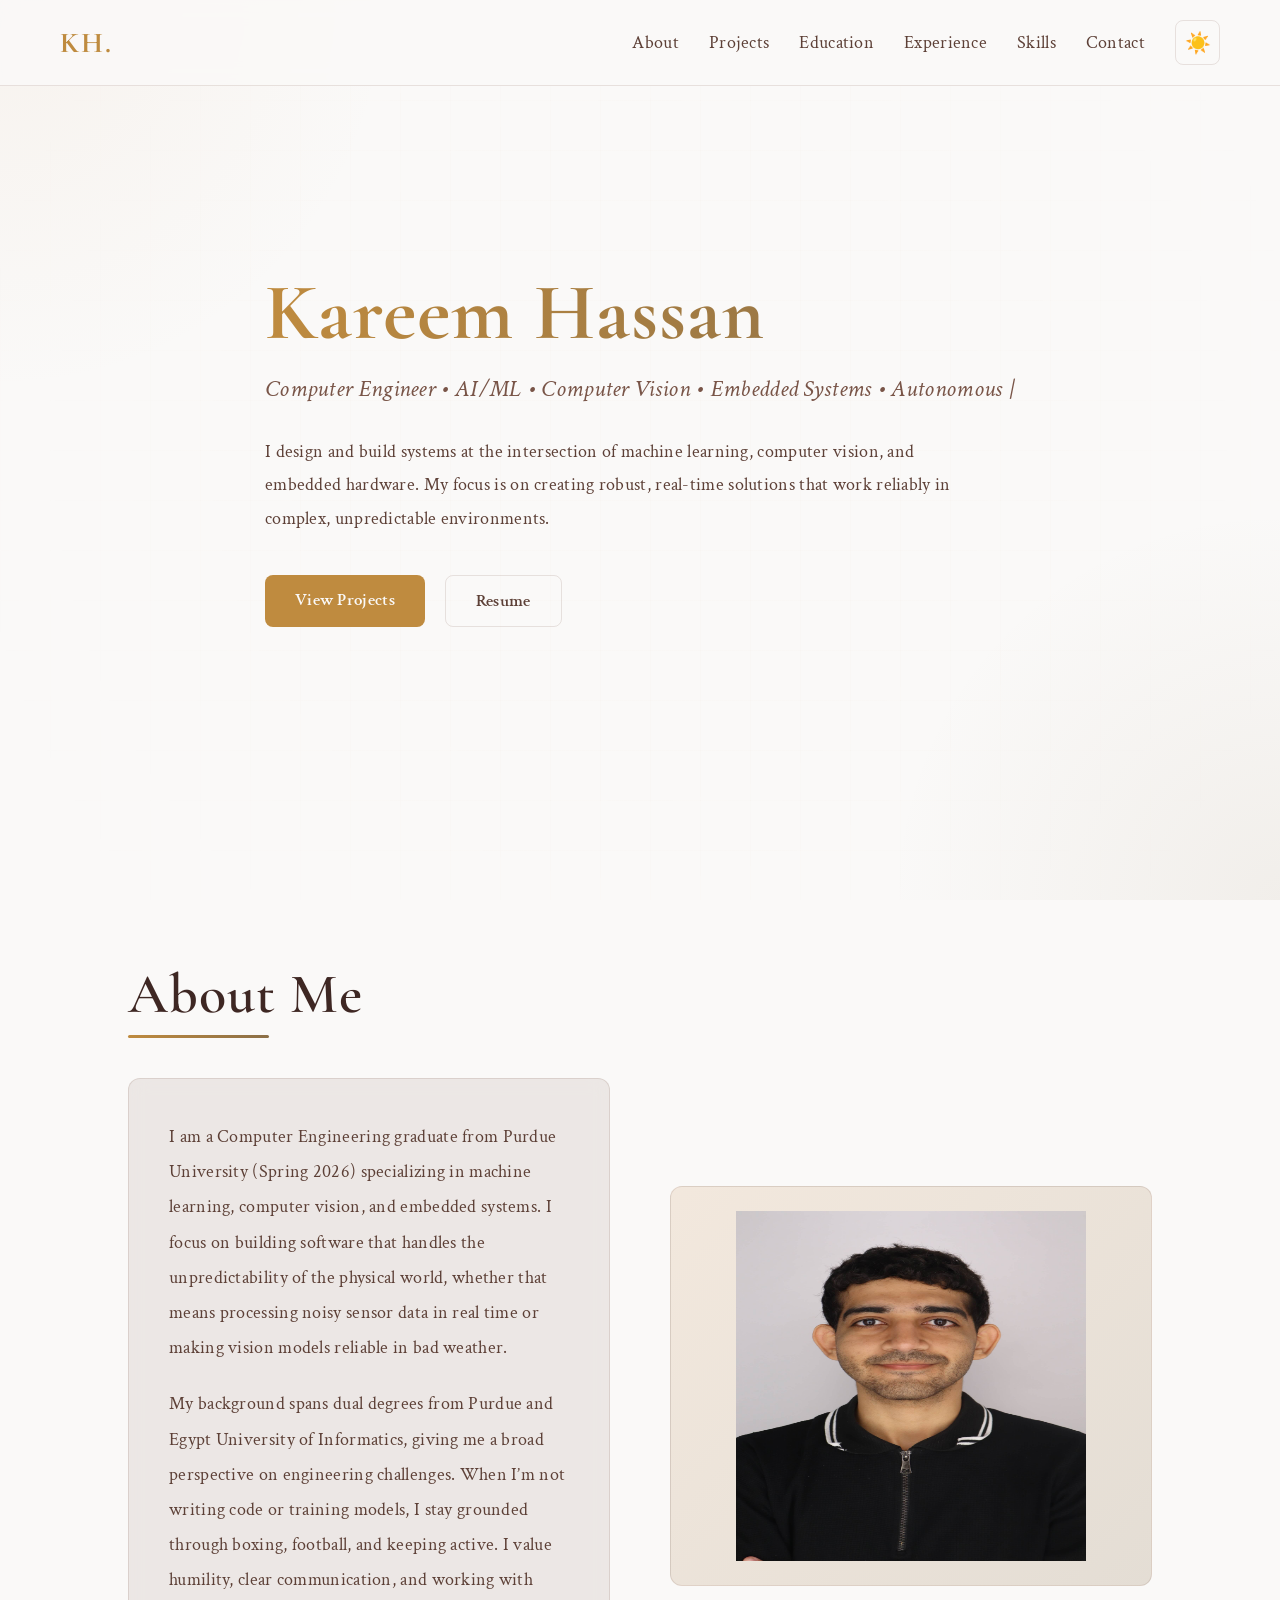
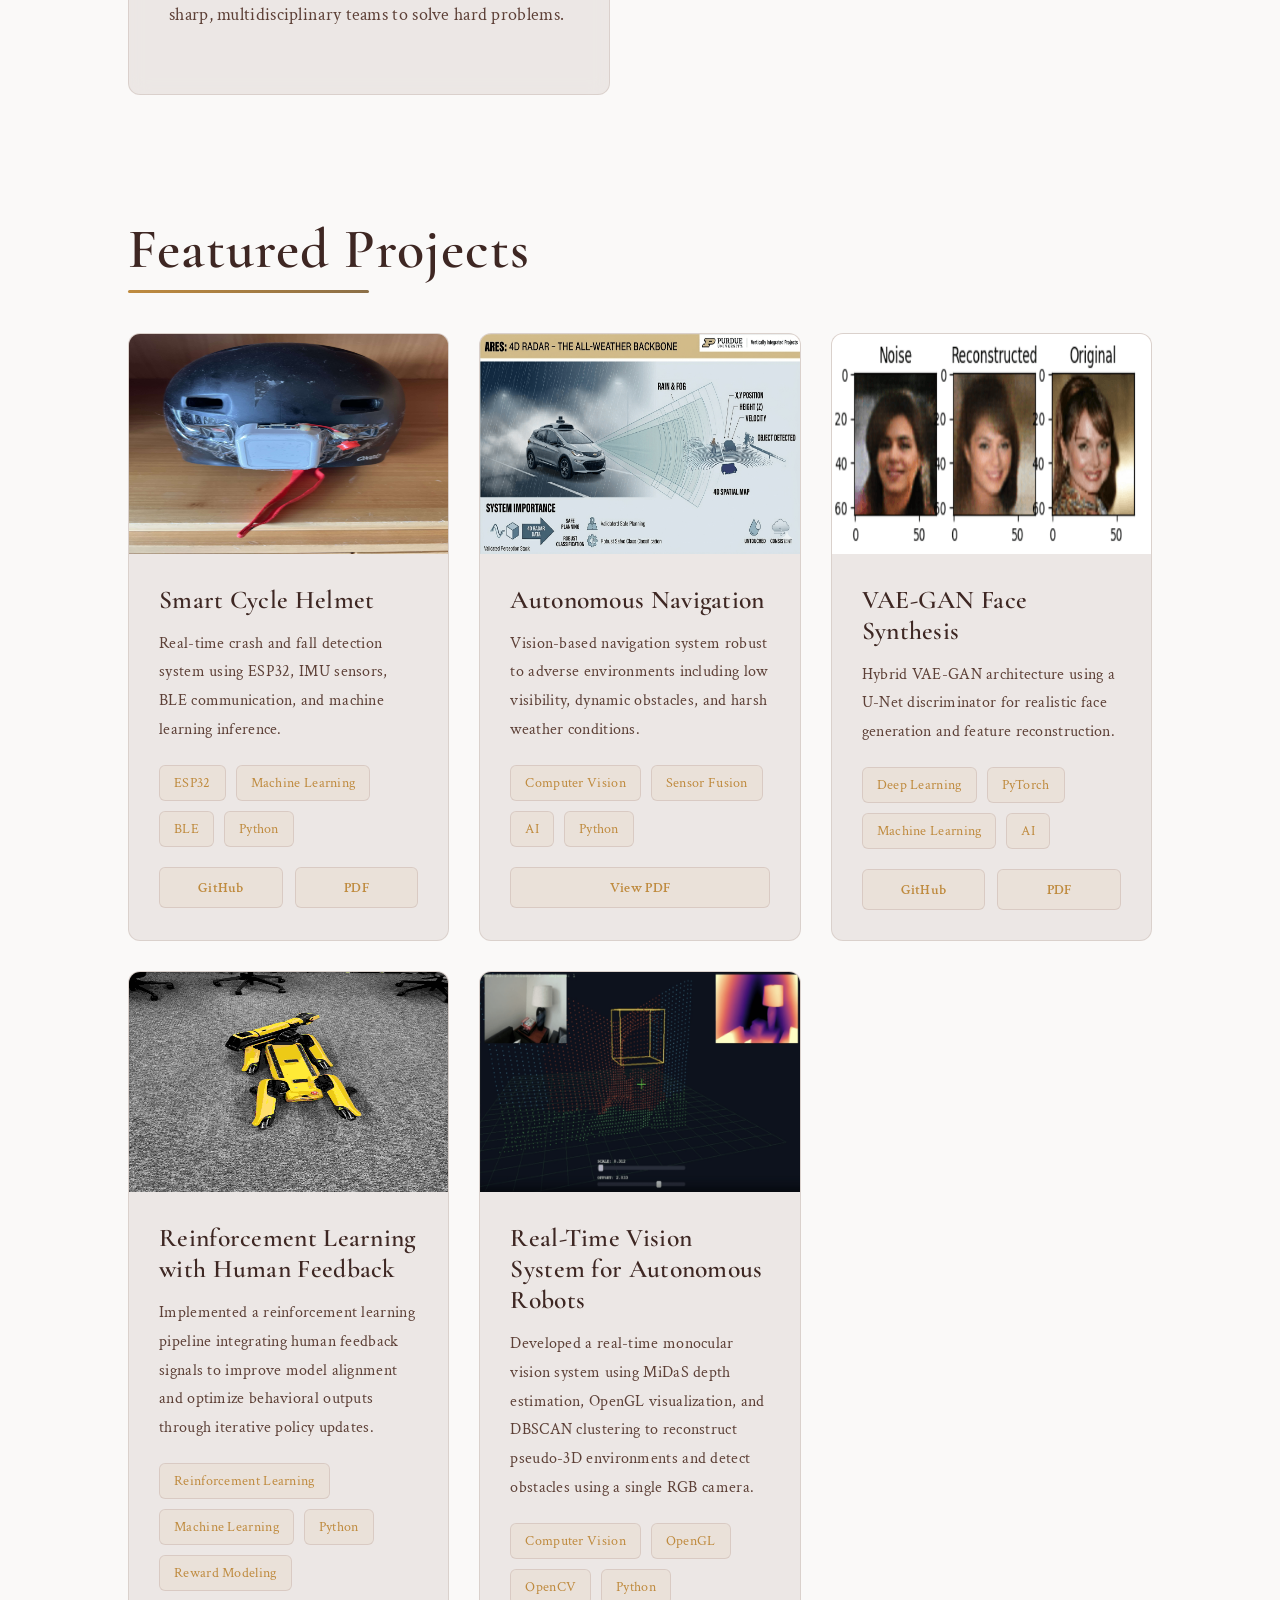
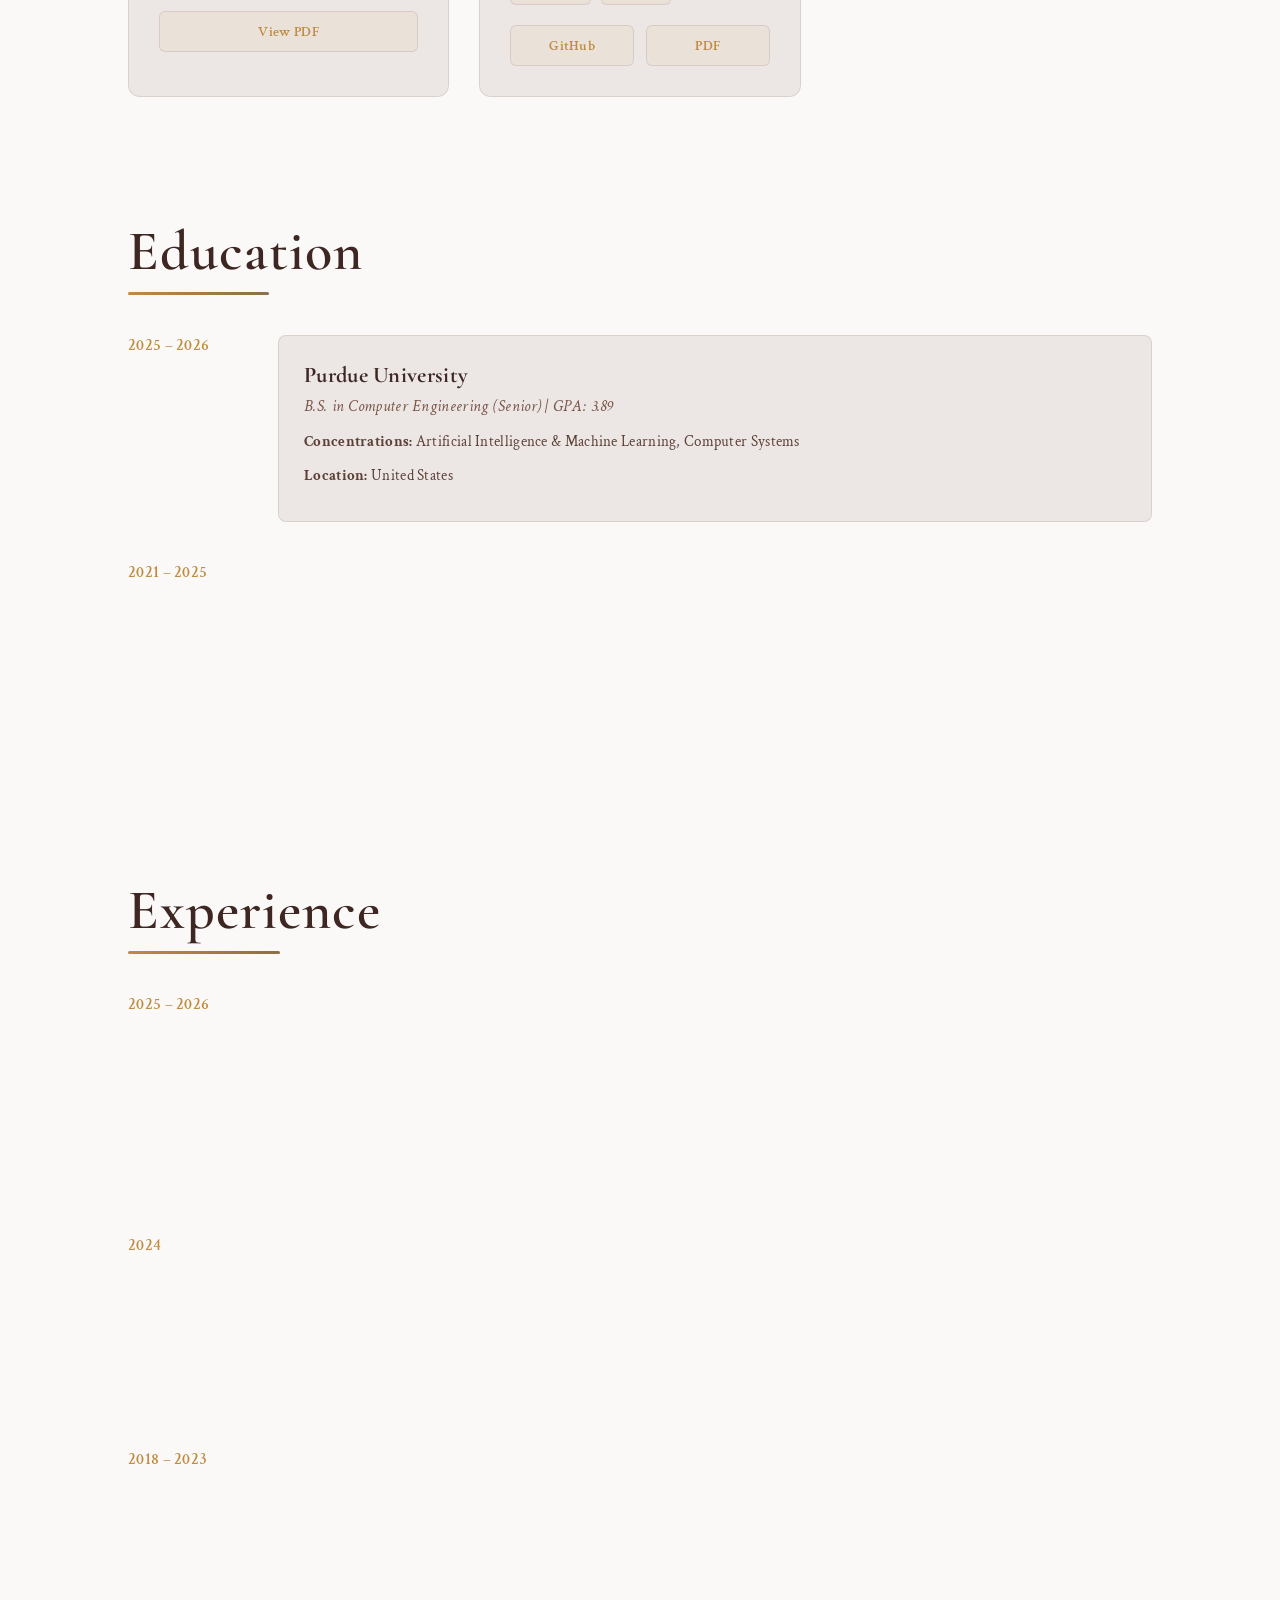
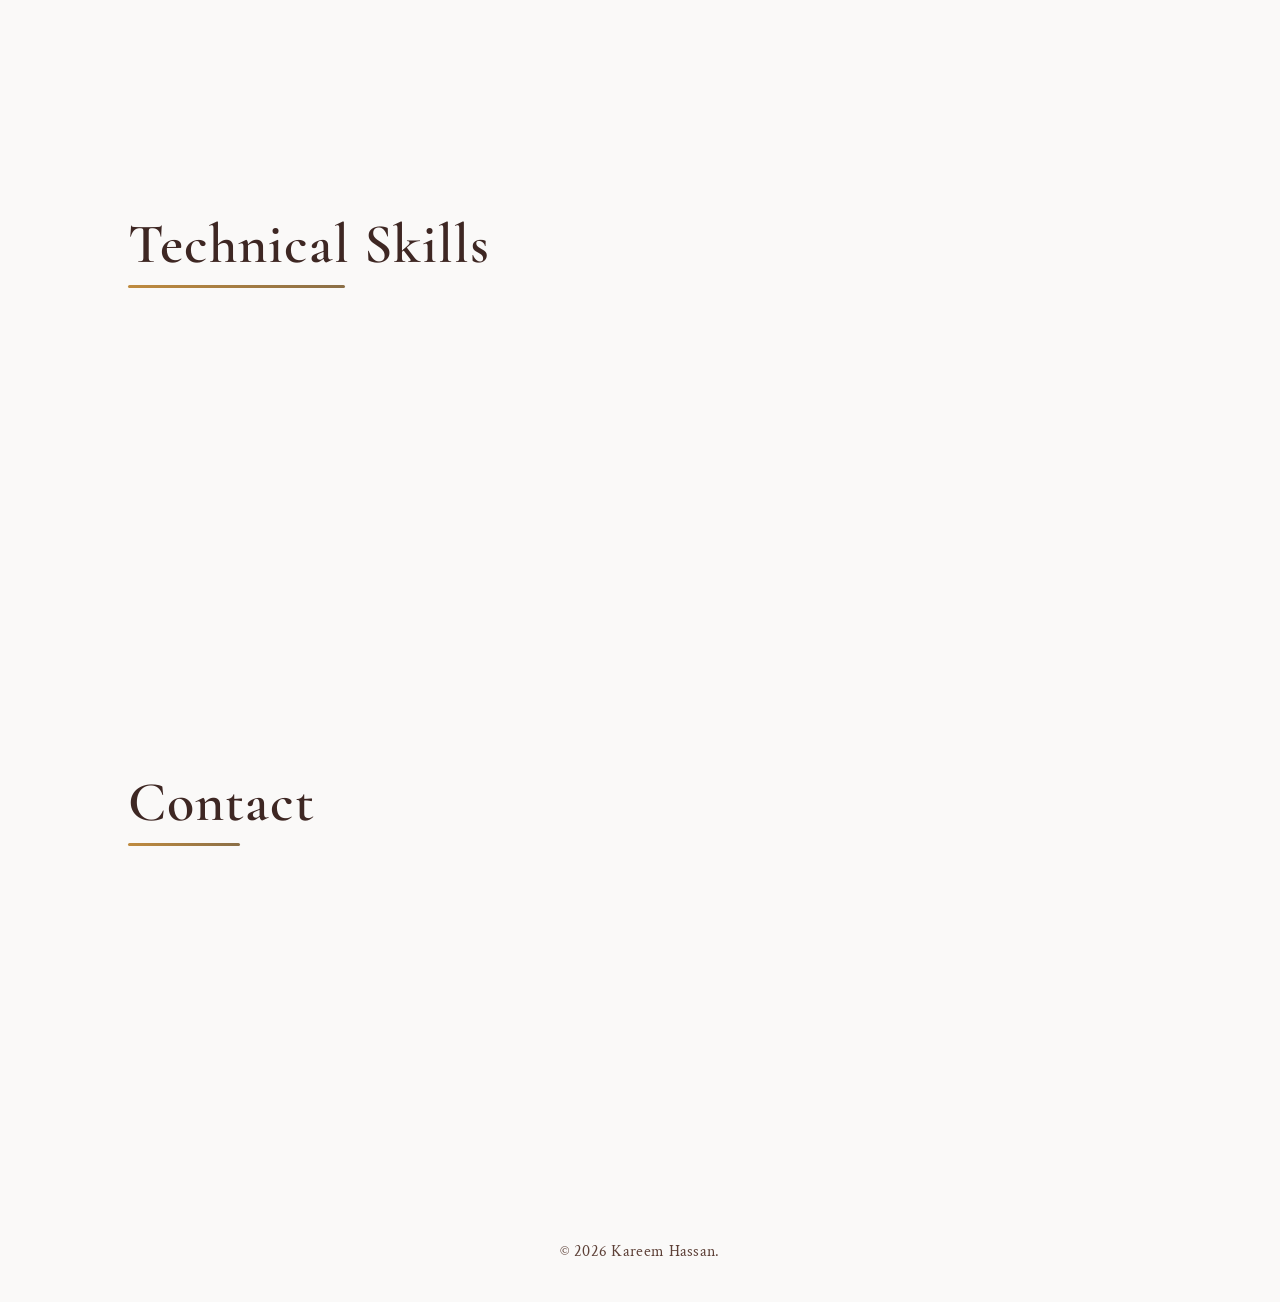
<file: index.html>
<!DOCTYPE html>
<html lang="en">
<head>
  <meta charset="UTF-8" />
  <meta name="viewport" content="width=device-width, initial-scale=1.0"/>
  <title>Kareem Hassan | Portfolio</title>

  <!-- Fonts -->
  <link rel="preconnect" href="https://fonts.googleapis.com">
  <link rel="preconnect" href="https://fonts.gstatic.com" crossorigin>
  <link href="https://fonts.googleapis.com/css2?family=Cormorant+Garamond:wght@300;400;500;600;700&family=Crimson+Text:ital@0;1&family=Inter:wght@300;400;500;600;700&display=swap" rel="stylesheet">

  <style>
    :root {
      --bg-primary: #2c1810;
      --bg-secondary: rgba(44,24,16,0.7);
      --text-primary: #f5ede0;
      --text-secondary: #d4c4b0;
      --text-muted: #b8a89a;
      --accent: #d4a574;
      --accent-secondary: #8b6f47;
      --card-bg: rgba(121,84,72,0.25);
      --border-color: rgba(212,165,116,0.2);
      --gradient-1: #d4a574;
      --gradient-2: #8b6f47;
    }

    html[data-theme="light"] {
      --bg-primary: #faf9f8;
      --bg-secondary: rgba(250,249,248,0.9);
      --text-primary: #3e2723;
      --text-secondary: #5d4037;
      --text-muted: #795548;
      --accent: #bf8b3f;
      --accent-secondary: #8b6f47;
      --card-bg: rgba(215,204,200,0.4);
      --border-color: rgba(121,84,72,0.15);
      --gradient-1: #d4a574;
      --gradient-2: #8b6f47;
    }

    *{
      margin:0;
      padding:0;
      box-sizing:border-box;
      scroll-behavior:smooth;
    }

    body{
      font-family: 'Crimson Text', 'Cormorant Garamond', serif;
      background: var(--bg-primary);
      color: var(--text-primary);
      overflow-x:hidden;
      transition: background 0.3s ease, color 0.3s ease;
      letter-spacing: 0.3px;
    }

    /* BACKGROUND */

    .background{
      position:fixed;
      width:100%;
      height:100vh;
      top:0;
      left:0;
      z-index:-1;
      background:
      radial-gradient(circle at top left, rgba(212,165,116,0.08), transparent 25%),
      radial-gradient(circle at bottom right, rgba(139,111,71,0.08), transparent 25%),
      var(--bg-primary);
      transition: background 0.3s ease;
    }

    .grid{
      position:absolute;
      width:100%;
      height:100%;
      background-image:
      linear-gradient(rgba(212,165,116,0.02) 1px, transparent 1px),
      linear-gradient(90deg, rgba(212,165,116,0.02) 1px, transparent 1px);
      background-size:50px 50px;
      mask-image: radial-gradient(circle at center, black 40%, transparent 90%);
    }

    /* NAVBAR */

    nav{
      width:100%;
      position:fixed;
      top:0;
      z-index:100;
      backdrop-filter:blur(10px);
      background: var(--bg-secondary);
      border-bottom:1px solid var(--border-color);
      transition: background 0.3s ease, border-color 0.3s ease;
    }

    .nav-container{
      max-width:1200px;
      margin:auto;
      display:flex;
      justify-content:space-between;
      align-items:center;
      padding:20px;
    }

    .logo{
      font-size:1.8rem;
      font-weight:700;
      letter-spacing:2px;
      font-family: 'Cormorant Garamond', serif;
      color: var(--accent);
    }

    .nav-content{
      display:flex;
      align-items:center;
      gap:30px;
    }

    .nav-links{
      display:flex;
      gap:30px;
    }

    .nav-links a{
      text-decoration:none;
      color: var(--text-secondary);
      transition:0.3s;
      font-size:1.1rem;
      font-family: 'Crimson Text', serif;
    }

    .nav-links a:hover{
      color: var(--accent);
    }

    .theme-toggle {
      background: transparent;
      border: 1px solid var(--border-color);
      color: var(--text-secondary);
      width: 45px;
      height: 45px;
      border-radius: 8px;
      cursor: pointer;
      display: flex;
      align-items: center;
      justify-content: center;
      font-size: 1.3rem;
      transition: all 0.3s ease;
    }

    .theme-toggle:hover {
      border-color: var(--accent);
      color: var(--accent);
    }

    /* HERO */

    .hero{
      min-height:100vh;
      display:flex;
      align-items:center;
      justify-content:center;
      padding:0 10%;
    }

    .hero-content{
      max-width:900px;
    }

    .hero h1{
      font-size:5rem;
      line-height:1;
      margin-bottom:20px;
      background:linear-gradient(to right, var(--accent), var(--accent-secondary));
      -webkit-background-clip:text;
      -webkit-text-fill-color:transparent;
      background-clip: text;
      font-family: 'Cormorant Garamond', serif;
      font-weight: 700;
      letter-spacing: 1px;
    }

    .hero h2{
      color: var(--text-muted);
      font-weight:400;
      margin-bottom:30px;
      font-size:1.5rem;
      font-family: 'Crimson Text', serif;
      font-style: italic;
    }

    .hero p{
      color: var(--text-secondary);
      line-height:1.9;
      max-width:700px;
      margin-bottom:40px;
      font-size: 1.1rem;
      font-family: 'Crimson Text', serif;
    }

    #typewriter-text {
      color: var(--text-muted);
      font-weight: 400;
      margin-bottom: 30px;
      font-size: 1.5rem;
      font-family: 'Crimson Text', serif;
      font-style: italic;
      min-height: 2rem;
    }

    #typewriter-text::after {
      content: '|';
      animation: blink 0.7s infinite;
      margin-left: 2px;
    }

    @keyframes blink {
      0%, 50% { opacity: 1; }
      51%, 100% { opacity: 0; }
    }

    .hero-buttons{
      display:flex;
      gap:20px;
    }

    .btn{
      padding:14px 30px;
      border-radius:8px;
      border:none;
      cursor:pointer;
      text-decoration:none;
      transition:0.3s;
      font-weight:600;
      font-family: 'Crimson Text', serif;
      font-size: 1.05rem;
    }

    .primary{
      background: var(--accent);
      color: var(--bg-primary);
    }

    .primary:hover{
      transform:translateY(-3px);
      background: var(--accent-secondary);
    }

    .secondary{
      background:transparent;
      border:1px solid var(--border-color);
      color: var(--text-secondary);
    }

    .secondary:hover{
      background: rgba(212,165,116,0.05);
      border-color: var(--accent);
      color: var(--accent);
    }

    /* SECTION */

    section{
      padding:60px 10%;
    }

    .section-title{
      font-size:3.5rem;
      margin-bottom:50px;
      position:relative;
      display:inline-block;
      color: var(--text-primary);
      font-family: 'Cormorant Garamond', serif;
      font-weight: 600;
      letter-spacing: 1px;
    }

    .section-title::after{
      content:"";
      width:60%;
      height:3px;
      background: linear-gradient(to right, var(--accent), var(--accent-secondary));
      position:absolute;
      bottom:-10px;
      left:0;
      border-radius:10px;
    }

    /* ABOUT */

    .about{
      display:grid;
      grid-template-columns:1fr 1fr;
      gap:60px;
      align-items:center;
    }

    .about-card{
      background: var(--card-bg);
      padding:40px;
      border-radius:12px;
      border:1px solid var(--border-color);
      backdrop-filter:blur(10px);
      transition: all 0.3s ease;
    }

    .about-card p{
      line-height:2;
      color: var(--text-secondary);
      font-family: 'Crimson Text', serif;
      font-size: 1.1rem;
    }

    .profile-placeholder{
      width:100%;
      height:400px;
      border-radius:12px;
      background:linear-gradient(135deg, rgba(212,165,116,0.2), rgba(139,111,71,0.2));
      border:1px solid var(--border-color);
      display:flex;
      align-items:center;
      justify-content:center;
      color: var(--text-secondary);
      font-size:1.2rem;
    }

    /* PROJECTS */

    .projects-grid{
      display:grid;
      grid-template-columns:repeat(auto-fit,minmax(320px,1fr));
      gap:30px;
    }

    .project-card{
      background: var(--card-bg);
      border-radius:12px;
      overflow:hidden;
      transition:all 0.4s ease;
      border:1px solid var(--border-color);
      cursor: pointer;
      position: relative;
      display: flex;
      flex-direction: column;
    }

    .project-card:hover{
      transform:translateY(-10px);
      border-color: var(--accent);
      box-shadow:0 20px 50px rgba(212,165,116,0.08);
    }

    .project-image{
      height:220px;
      background:linear-gradient(135deg, rgba(212,165,116,0.2), rgba(139,111,71,0.2));
      display:flex;
      align-items:center;
      justify-content:center;
      color: var(--text-secondary);
      transition: all 0.3s ease;
      font-family: 'Crimson Text', serif;
      font-size: 1.15rem;
      position: relative;
      overflow: hidden;
    }

    .project-image::after{
      content: '🔗';
      position: absolute;
      font-size: 3rem;
      opacity: 0;
      transition: all 0.3s ease;
      transform: scale(0.8);
    }

    .project-card:hover .project-image{
      background: linear-gradient(135deg, rgba(212,165,116,0.4), rgba(139,111,71,0.4));
    }

    .project-card:hover .project-image::after{
      opacity: 1;
      transform: scale(1);
    }

    .project-content{
      padding:30px;
      flex: 1;
      display: flex;
      flex-direction: column;
    }

    .project-content h3{
      margin-bottom:15px;
      font-size:1.6rem;
      color: var(--text-primary);
      font-family: 'Cormorant Garamond', serif;
      font-weight: 600;
    }

    .project-content p{
      color: var(--text-secondary);
      line-height:1.8;
      margin-bottom:20px;
      font-family: 'Crimson Text', serif;
      font-size: 1rem;
    }

    .tags{
      display:flex;
      flex-wrap:wrap;
      gap:10px;
    }

    .tag{
      background: rgba(212,165,116,0.1);
      color: var(--accent);
      padding:8px 14px;
      border-radius:6px;
      font-size:0.85rem;
      border: 1px solid var(--border-color);
      font-family: 'Crimson Text', serif;
    }

    .project-links{
      display: flex;
      gap: 12px;
      margin-top: auto;
      margin-top: 20px;
    }

    .project-link-btn{
      flex: 1;
      padding: 10px 16px;
      border-radius: 6px;
      border: 1px solid var(--border-color);
      background: rgba(212,165,116,0.1);
      color: var(--accent);
      text-decoration: none;
      font-size: 0.9rem;
      font-family: 'Crimson Text', serif;
      font-weight: 600;
      cursor: pointer;
      transition: all 0.3s ease;
      display: flex;
      align-items: center;
      justify-content: center;
      gap: 6px;
    }

    .project-link-btn:hover{
      background: var(--accent);
      color: var(--bg-primary);
      border-color: var(--accent);
      transform: translateY(-2px);
    }

    .project-link-btn.github:hover{
      background: #333;
      color: #fff;
      border-color: #555;
    }

    .project-link-btn.pdf:hover{
      background: #d32f2f;
      color: #fff;
      border-color: #a02020;
    }

    /* SKILLS */

    .skills{
      display:flex;
      flex-wrap:wrap;
      gap:20px;
    }

    .skill-card{
      background: var(--card-bg);
      padding:20px 30px;
      border-radius:8px;
      border:1px solid var(--border-color);
      transition:all 0.3s ease;
      color: var(--text-primary);
      font-family: 'Crimson Text', serif;
      font-size: 1.1rem;
    }

    .skill-card:hover{
      transform:translateY(-5px);
      border-color: var(--accent);
    }

    /* CONTACT */

    .contact-box{
      max-width:700px;
      background: var(--card-bg);
      padding:50px;
      border-radius:12px;
      border:1px solid var(--border-color);
      transition: all 0.3s ease;
    }

    .contact-box p{
      color: var(--text-secondary);
      line-height:2;
      margin-bottom:30px;
      font-family: 'Crimson Text', serif;
      font-size: 1.1rem;
    }

    /* EDUCATION & EXPERIENCE */

    .timeline-item {
      display: grid;
      grid-template-columns: 120px 1fr;
      gap: 30px;
      margin-bottom: 40px;
      align-items: start;
    }

    .timeline-date {
      color: var(--accent);
      font-weight: 600;
      font-family: 'Crimson Text', serif;
      font-size: 1rem;
    }

    .timeline-content {
      background: var(--card-bg);
      padding: 25px;
      border-radius: 8px;
      border: 1px solid var(--border-color);
      transition: all 0.3s ease;
    }

    .timeline-content:hover {
      border-color: var(--accent);
    }

    .timeline-content h3 {
      color: var(--text-primary);
      font-family: 'Cormorant Garamond', serif;
      font-size: 1.4rem;
      margin-bottom: 8px;
    }

    .timeline-content .role {
      color: var(--text-muted);
      font-family: 'Crimson Text', serif;
      font-style: italic;
      margin-bottom: 12px;
    }

    .timeline-content p {
      color: var(--text-secondary);
      line-height: 1.7;
      font-family: 'Crimson Text', serif;
      font-size: 0.95rem;
      margin-bottom: 8px;
    }

    .bullet-list {
      margin-left: 20px;
      margin-top: 12px;
    }

    .bullet-list li {
      color: var(--text-secondary);
      margin-bottom: 8px;
      font-family: 'Crimson Text', serif;
      font-size: 0.95rem;
    }

    /* BACK TO TOP */

    .back-to-top {
      position: fixed;
      bottom: 30px;
      right: 30px;
      width: 50px;
      height: 50px;
      background: var(--accent);
      color: var(--bg-primary);
      border: none;
      border-radius: 8px;
      cursor: pointer;
      font-size: 1.5rem;
      display: none;
      align-items: center;
      justify-content: center;
      z-index: 99;
      transition: all 0.3s ease;
      box-shadow: 0 4px 12px rgba(212, 165, 116, 0.2);
    }

    .back-to-top:hover {
      transform: translateY(-3px);
      box-shadow: 0 6px 16px rgba(212, 165, 116, 0.3);
    }

    .back-to-top.show {
      display: flex;
    }

    footer{
      padding:40px;
      text-align:center;
      color: var(--text-secondary);
      transition: color 0.3s ease;
      font-family: 'Crimson Text', serif;
    }

    /* RESPONSIVE */

    @media(max-width:900px){

      .hero h1{
        font-size:3rem;
      }

      .about{
        grid-template-columns:1fr;
      }

      .nav-links{
        display:none;
      }

      .nav-content{
        gap:15px;
      }

      .timeline-item {
        grid-template-columns: 1fr;
        gap: 10px;
      }

      .timeline-date {
        font-size: 0.9rem;
      }

      section {
        padding: 40px 5%;
      }
    }
  </style>
</head>

<body>

  <div class="background">
    <div class="grid"></div>
  </div>

  <!-- NAVBAR -->

  <nav>
    <div class="nav-container">
      <div class="logo">KH.</div>

      <div class="nav-content">
        <div class="nav-links">
          <a href="#about">About</a>
          <a href="#projects">Projects</a>
          <a href="#education">Education</a>
          <a href="#experience">Experience</a>
          <a href="#skills">Skills</a>
          <a href="#contact">Contact</a>
        </div>
        <button class="theme-toggle" id="themeToggle" aria-label="Toggle dark/light mode">
          🌙
        </button>
      </div>
    </div>
  </nav>

  <!-- HERO -->

  <section class="hero">

    <div class="hero-content">

      <h1>Kareem Hassan</h1>

      <h2 id="typewriter-text"></h2>

      <p>
        I design and build systems at the intersection of machine learning, computer vision, and embedded hardware.
        My focus is on creating robust, real-time solutions that work reliably in complex, unpredictable environments.
      </p>

      <div class="hero-buttons">
        <a href="#projects" class="btn primary">View Projects</a>
        <a href="pdfs\Kareem_CV__pro___wo_exp_ (4).pdf" download="My_Resume.pdf" class="btn secondary">Resume</a>
      </div>

    </div>

  </section>

  <!-- ABOUT -->

  <section id="about">

    <h2 class="section-title">About Me</h2>

    <div class="about">

      <div class="about-card">

        <p>
          I am a Computer Engineering graduate from Purdue University (Spring 2026)
          specializing in machine learning, computer vision, and embedded systems. 
          I focus on building software that handles the unpredictability of the 
          physical world, whether that means processing noisy sensor data in real 
          time or making vision models reliable in bad weather.
        </p>

        <br>

        <p>
          My background spans dual degrees from Purdue and Egypt University of Informatics,
          giving me a broad perspective on engineering challenges. When I’m 
          not writing code or training models, I stay grounded through boxing, 
          football, and keeping active. I value humility, clear communication, and 
          working with sharp, multidisciplinary teams to solve hard problems.
        </p>

        <br>

  

      </div>

      <div class="profile-placeholder">
        <img src="images\hassa112@purdue.edu-0.jpg" loading="lazy" width="350" height="350" border-radius="50%" alt="A descriptive text of the photo">
      </div>

    </div>

  </section>

  <!-- PROJECTS -->

  <section id="projects">

    <h2 class="section-title">Featured Projects</h2>

    <div class="projects-grid">

      <!-- PROJECT 1 -->

      <div class="project-card">

        <div class="project-image">
          <img src="images/helmet.jpg" loading="lazy" width="100%" height="100%" alt="Smart Helmet">
        </div>

        <div class="project-content">

          <h3>Smart Cycle Helmet</h3>

          <p>
            Real-time crash and fall detection system using ESP32, IMU sensors,
            BLE communication, and machine learning inference.
          </p>

          <div class="tags">
            <div class="tag">ESP32</div>
            <div class="tag">Machine Learning</div>
            <div class="tag">BLE</div>
            <div class="tag">Python</div>
          </div>

          <div class="project-links">
            <a href="https://github.com/aathira-hegde/Smart_Cycle_Helmet.git" target="_blank" class="project-link-btn github">GitHub</a>
            <a href="pdfs/Smart Cycle Helmet - An Embedded System for Enhanced Rider Safety_FinalReport.pdf" target="_blank" class="project-link-btn pdf">PDF</a>
          </div>

        </div>

      </div>

      <!-- PROJECT 2 -->

      <div class="project-card">

        <div class="project-image">
          <img src="images/Gemini_Generated_Image_.png" loading="lazy" width="100%" height="100%" alt="Autonomous Navigation">
        </div>

        <div class="project-content">

          <h3>Autonomous Navigation</h3>

          <p>
            Vision-based navigation system robust to adverse environments
            including low visibility, dynamic obstacles, and harsh weather conditions.
          </p>

          <div class="tags">
            <div class="tag">Computer Vision</div>
            <div class="tag">Sensor Fusion</div>
            <div class="tag">AI</div>
            <div class="tag">Python</div>
          </div>

          <div class="project-links">
            <a href="pdfs/FINAL REPORT.pdf" target="_blank" class="project-link-btn pdf" style="flex: 1;">View PDF</a>
          </div>

        </div>

      </div>

      <!-- PROJECT 3 -->

      <div class="project-card">

        <div class="project-image">
          <img src="images/Gan.png" loading="lazy" width="100%" height="100%" alt="VAE-GAN Face Synthesis">
        </div>

        <div class="project-content">

          <h3>VAE-GAN Face Synthesis</h3>

          <p>
            Hybrid VAE-GAN architecture using a U-Net discriminator
            for realistic face generation and feature reconstruction.
          </p>

          <div class="tags">
            <div class="tag">Deep Learning</div>
            <div class="tag">PyTorch</div>
            <div class="tag">Machine Learning</div>
            <div class="tag">AI</div>
          </div>

          <div class="project-links">
            <a href="https://github.com/KareeHassa/Final-Project-AI.git" target="_blank" class="project-link-btn github">GitHub</a>
            <a href="pdfs/U_Net_Discriminator_Report.pdf" target="_blank" class="project-link-btn pdf">PDF</a>
          </div>

        </div>

      </div>

    

          <!-- PROJECT 4 -->

      <div class="project-card">

        <div class="project-image">
          <img src="images/RLHF-compressed.jpg" loading="lazy" width="100%" height="100%" alt="Reinforcement Learning with Human Feedback">
        </div>

        <div class="project-content">

          <h3>Reinforcement Learning with Human Feedback</h3>

          <p>
            Implemented a reinforcement learning pipeline integrating
            human feedback signals to improve model alignment and
            optimize behavioral outputs through iterative policy updates.
          </p>

          <div class="tags">
            <div class="tag">Reinforcement Learning</div>
            <div class="tag">Machine Learning</div>
            <div class="tag">Python</div>
            <div class="tag">Reward Modeling</div>
          </div>

          <div class="project-links">
            <a href="pdfs/ECE595_Proposal (2).pdf" target="_blank" class="project-link-btn pdf" style="flex: 1;">View PDF</a>
          </div>

        </div>

      </div>

    
          <!-- PROJECT 5 -->

      <div class="project-card">

        <div class="project-image">
          <img src="images/comp_graph.png" loading="lazy" width="100%" height="100%" alt="Real-Time Vision System for Autonomous Robots">
        </div>

        <div class="project-content">

          <h3>Real-Time Vision System for Autonomous Robots</h3>

          <p>
            Developed a real-time monocular vision system using MiDaS depth estimation,
            OpenGL visualization, and DBSCAN clustering to reconstruct pseudo-3D environments
            and detect obstacles using a single RGB camera.
          </p>

          <div class="tags">
            <div class="tag">Computer Vision</div>
            <div class="tag">OpenGL</div>
            <div class="tag">OpenCV</div>
            <div class="tag">Python</div>
          </div>

          <div class="project-links">
            <a href="https://github.com/Murad777-phy/Graphics-Project.git" target="_blank" class="project-link-btn github">GitHub</a>
            <a href="pdfs/Cs_334_finalRep.pdf" target="_blank" class="project-link-btn pdf">PDF</a>
          </div>

        </div>

      </div>  
    </div>    
  </section>

  <!-- EDUCATION -->

  <section id="education">

    <h2 class="section-title">Education</h2>

    <div class="timeline-item">
      <div class="timeline-date">2025 – 2026</div>
      <div class="timeline-content">
        <h3>Purdue University</h3>
        <div class="role">B.S. in Computer Engineering (Senior) | GPA: 3.89</div>
        <p><strong>Concentrations:</strong> Artificial Intelligence & Machine Learning, Computer Systems</p>
        <p><strong>Location:</strong> United States</p>
      </div>
    </div>

    <div class="timeline-item">
      <div class="timeline-date">2021 – 2025</div>
      <div class="timeline-content">
        <h3>Egypt University of Informatics</h3>
        <div class="role">B.S. in Computer Engineering | GPA: 3.54</div>
        <p><strong>Location:</strong> Egypt</p>
      </div>
    </div>

  </section>

  <!-- EXPERIENCE -->

  <section id="experience">

    <h2 class="section-title">Experience</h2>

    <div class="timeline-item">
      <div class="timeline-date">2025 – 2026</div>
      <div class="timeline-content">
        <h3>Chick-fil-A</h3>
        <div class="role">Team Member | West Lafayette, IN</div>
        <ul class="bullet-list">
          <li>Delivered high-volume customer service in a fast-paced environment while maintaining accuracy and efficiency.</li>
          <li>Collaborated with team members to optimize workflow and reduce service time during peak hours.</li>
          <li>Developed strong leadership, communication, teamwork, and problem-solving skills in real-time operational settings.</li>
        </ul>
      </div>
    </div>

    <div class="timeline-item">
      <div class="timeline-date">2024</div>
      <div class="timeline-content">
        <h3>Orascom Construction</h3>
        <div class="role">Intern – Engineering & IT Department | Egypt</div>
        <ul class="bullet-list">
          <li>Assisted IT team with system maintenance, troubleshooting, and network reliability.</li>
          <li>Gained exposure to large-scale construction operations and IT integration in field environments.</li>
        </ul>
      </div>
    </div>

    <div class="timeline-item">
      <div class="timeline-date">2018 – 2023</div>
      <div class="timeline-content">
        <h3>Teaching Assistant</h3>
        <div class="role">Mathematics & Chemistry | Pre-College & College Level | Egypt</div>
        <ul class="bullet-list">
          <li>Tutored students in mathematics and chemistry, improving average test performance by 15%.</li>
          <li>Designed problem sets and mock exams to reinforce conceptual understanding.</li>
          <li>Built leadership and communication skills through one-on-one and group mentoring.</li>
        </ul>
      </div>
    </div>

  </section>

  <!-- SKILLS -->

  <section id="skills">

    <h2 class="section-title">Technical Skills</h2>

    <div class="skills">

      <div class="skill-card">Python</div>
      <div class="skill-card">C / C++</div>
      <div class="skill-card">JavaScript / HTML / CSS</div>
      <div class="skill-card">Machine Learning</div>
      <div class="skill-card">Deep Learning</div>
      <div class="skill-card">Reinforcement Learning</div>
      <div class="skill-card">Computer Vision</div>
      <div class="skill-card">Embedded Systems</div>
      <div class="skill-card">ESP32</div>
      <div class="skill-card">Sensor Fusion</div>
      <div class="skill-card">PyTorch</div>
      <div class="skill-card">OpenCV</div>
      <div class="skill-card">OpenGL</div>
      <div class="skill-card">BLE</div>
      <div class="skill-card">AI</div>
      <div class="skill-card">Reward Modeling</div>
      <div class="skill-card">SQL</div>
      <div class="skill-card">Git</div>
      <div class="skill-card">Jupyter</div>
      <div class="skill-card">Real-Time Systems</div>

    </div>

  </section>

  <!-- CONTACT -->

  <section id="contact">

    <h2 class="section-title">Contact</h2>

    <div class="contact-box">

      <p>
        Interested in collaborating, research opportunities,
        AI systems, or embedded engineering projects?
        Feel free to reach out.
      </p>

      <div class="hero-buttons">
        <a href="mailto:hassa112@purdue.edu" class="btn primary">
          Email Me
        </a>

        <a href="https://github.com/KareeHassa" class="btn secondary">
          GitHub
        </a>
      </div>

    </div>

  </section>

  <!-- FOOTER -->

  <footer>
    © 2026 Kareem Hassan.
  </footer>

  <!-- BACK TO TOP BUTTON -->

  <button class="back-to-top" id="backToTop" aria-label="Back to top">
    ↑
  </button>

  <!-- JAVASCRIPT -->

  <script>

    // TYPEWRITER ANIMATION

    const typewriterText = 'Computer Engineer • AI/ML • Computer Vision • Embedded Systems • Autonomous Technologies';
    const typewriterElement = document.getElementById('typewriter-text');
    let index = 0;
    const typingSpeed = 30; // ms per character

    function typewriter() {
      if (index < typewriterText.length) {
        typewriterElement.textContent += typewriterText.charAt(index);
        index++;
        setTimeout(typewriter, typingSpeed);
      }
    }

    // Start typing when the page loads
    window.addEventListener('load', () => {
      typewriter();
    });

    // BACK TO TOP BUTTON

    const backToTopButton = document.getElementById('backToTop');

    window.addEventListener('scroll', () => {
      if (window.pageYOffset > 300) {
        backToTopButton.classList.add('show');
      } else {
        backToTopButton.classList.remove('show');
      }
    });

    backToTopButton.addEventListener('click', () => {
      window.scrollTo({ top: 0, behavior: 'smooth' });
    });

    // THEME TOGGLE

    const themeToggle = document.getElementById('themeToggle');
    const html = document.documentElement;
    const prefersDark = window.matchMedia('(prefers-color-scheme: dark)');

    // Check for saved theme preference or default to dark mode
    const currentTheme = localStorage.getItem('theme') || (prefersDark.matches ? 'dark' : 'light');

    // Set initial theme
    if (currentTheme === 'light') {
      html.setAttribute('data-theme', 'light');
      themeToggle.textContent = '☀️';
    } else {
      html.removeAttribute('data-theme');
      themeToggle.textContent = '🌙';
    }

    // Toggle theme on button click
    themeToggle.addEventListener('click', () => {
      const theme = html.getAttribute('data-theme');
      
      if (theme === 'light') {
        html.removeAttribute('data-theme');
        localStorage.setItem('theme', 'dark');
        themeToggle.textContent = '🌙';
      } else {
        html.setAttribute('data-theme', 'light');
        localStorage.setItem('theme', 'light');
        themeToggle.textContent = '☀️';
      }
    });

    // SIMPLE SCROLL ANIMATION

    const cards = document.querySelectorAll(
      '.project-card, .about-card, .skill-card, .contact-box, .timeline-content'
    );

    const observer = new IntersectionObserver(entries => {

      entries.forEach(entry => {

        if(entry.isIntersecting){

          entry.target.style.opacity = 1;
          entry.target.style.transform = "translateY(0px)";
        }

      });

    });

    cards.forEach(card => {

      card.style.opacity = 0;
      card.style.transform = "translateY(40px)";
      card.style.transition = "all 0.8s ease";

      observer.observe(card);

    });

  </script>

</body>
</html>
</file>
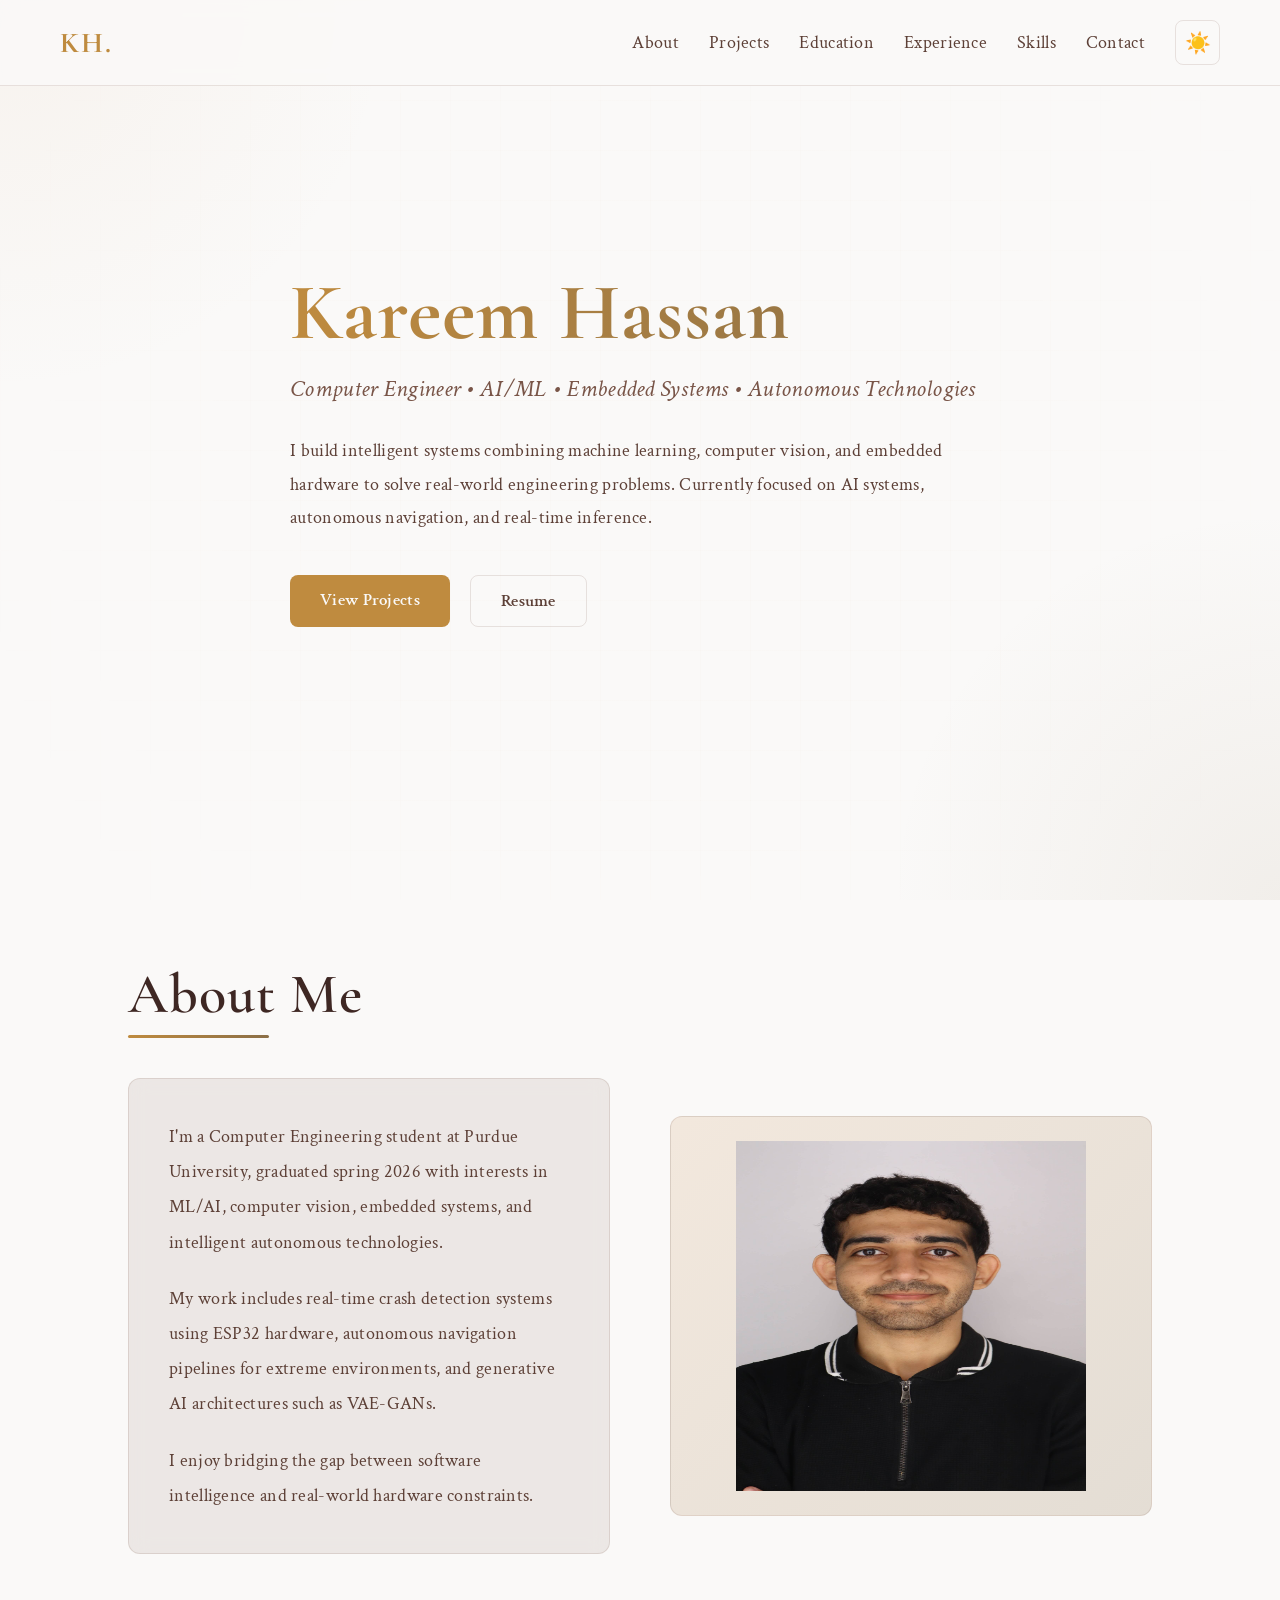
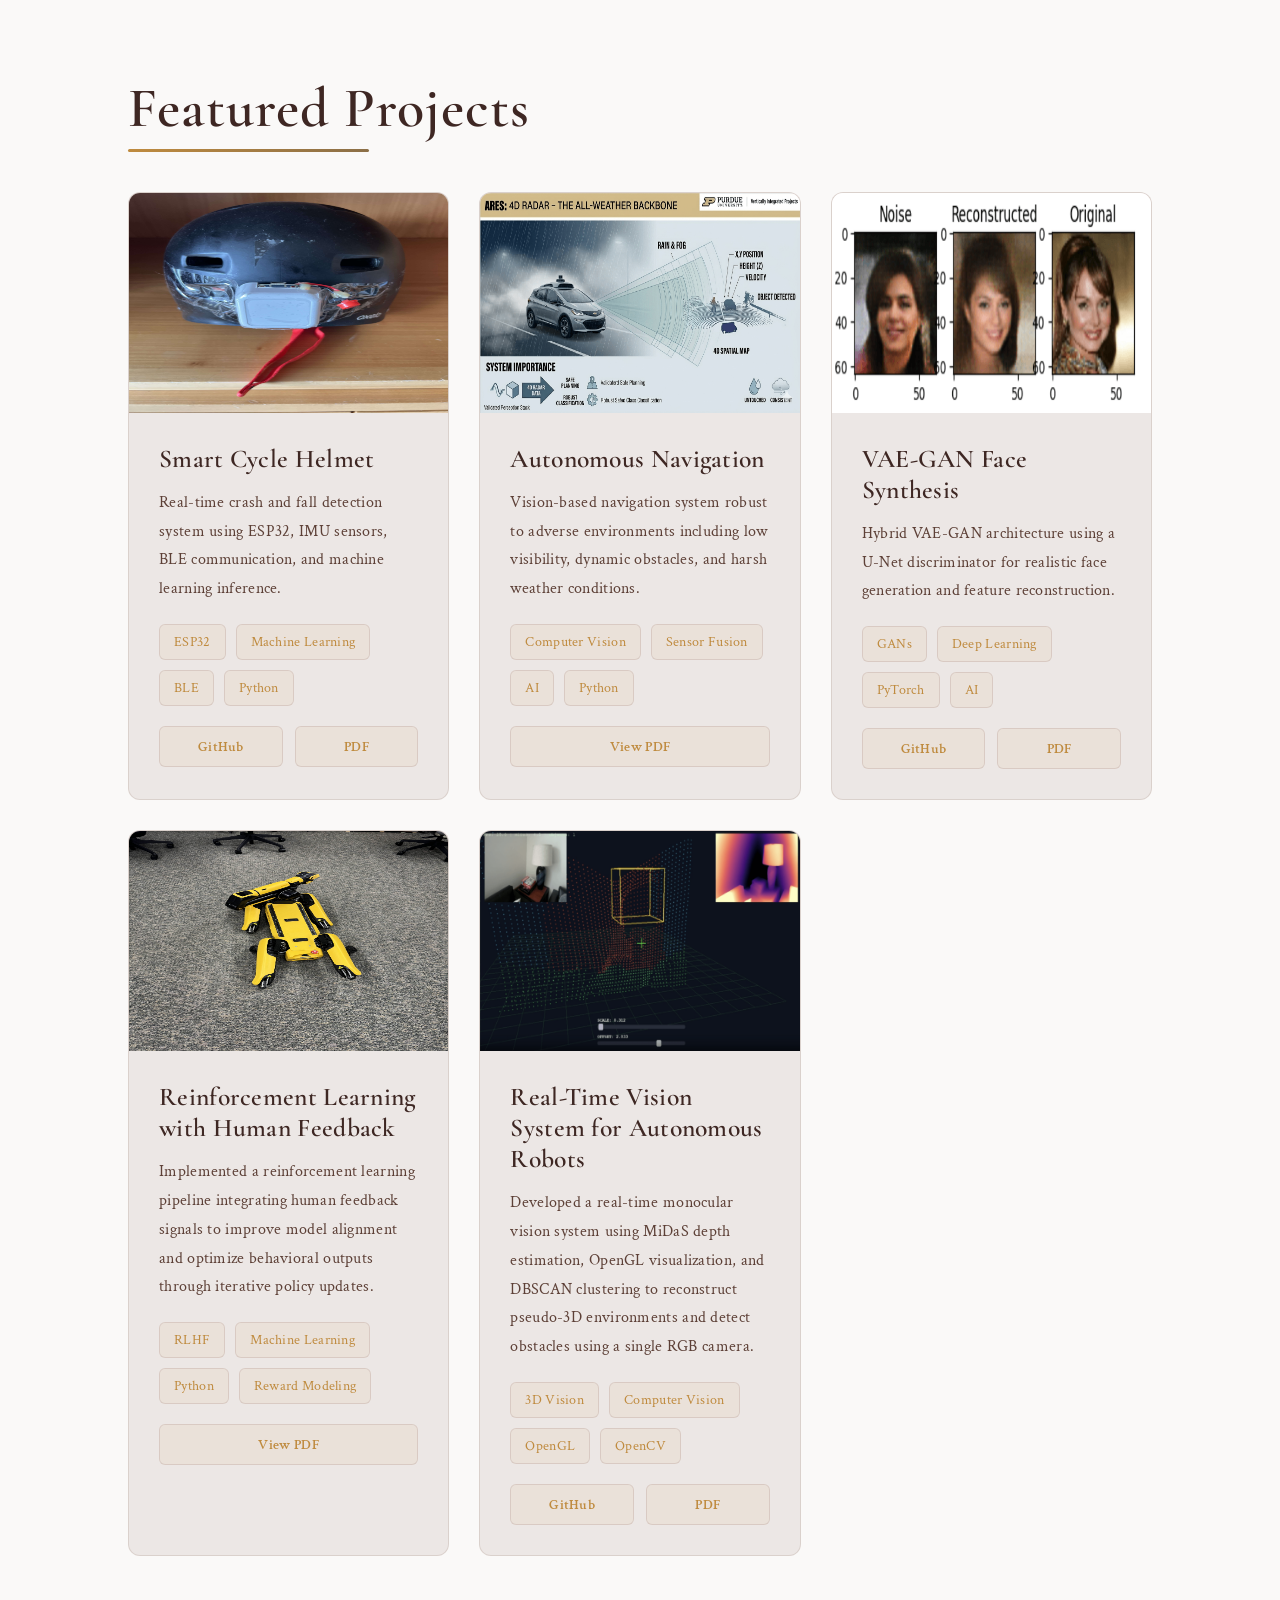
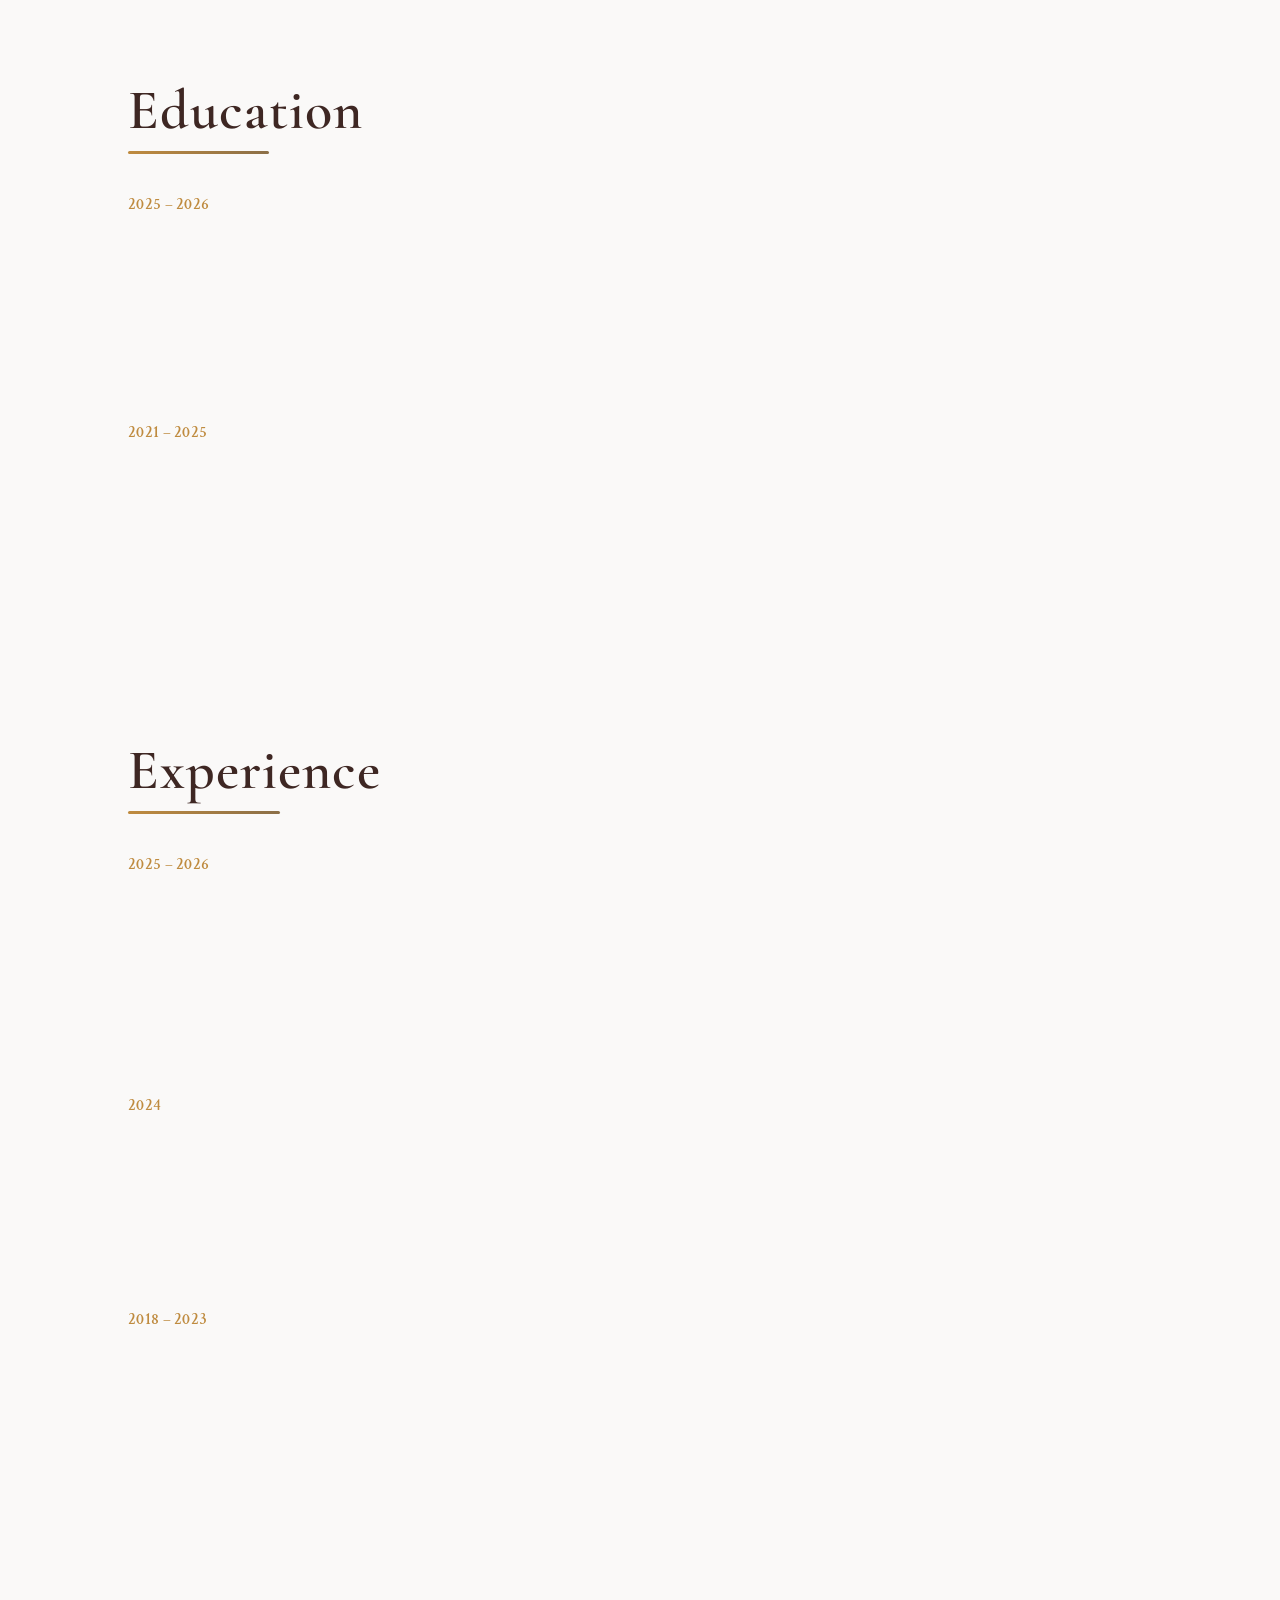
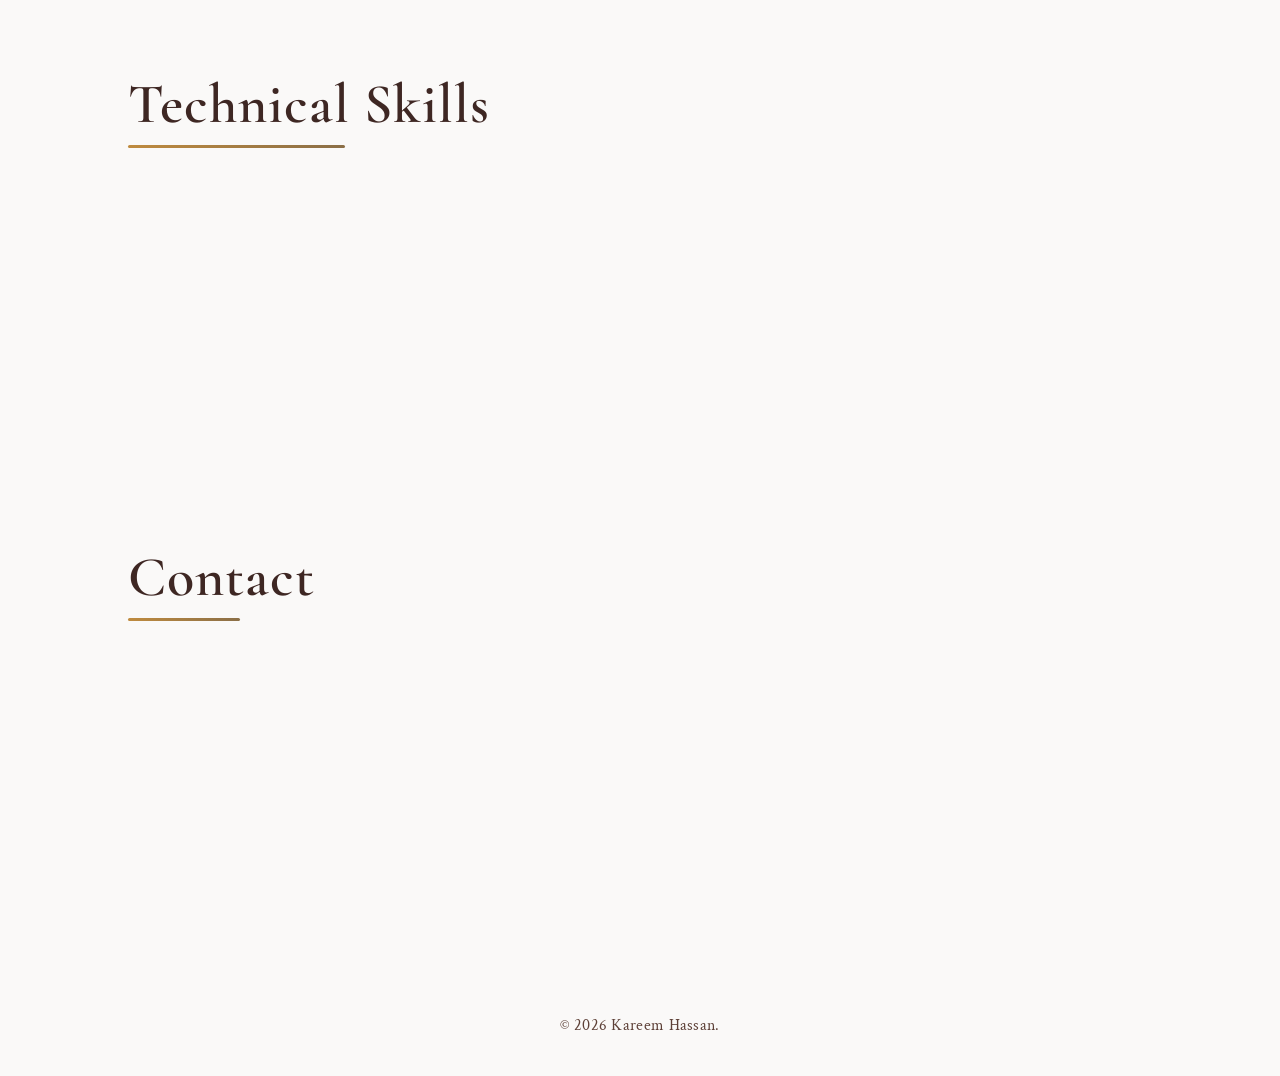
<file: Kareem.html>
<!DOCTYPE html>
<html lang="en">
<head>
  <meta charset="UTF-8" />
  <meta name="viewport" content="width=device-width, initial-scale=1.0"/>
  <title>Kareem Hassan | Portfolio</title>

  <!-- Fonts -->
  <link rel="preconnect" href="https://fonts.googleapis.com">
  <link rel="preconnect" href="https://fonts.gstatic.com" crossorigin>
  <link href="https://fonts.googleapis.com/css2?family=Cormorant+Garamond:wght@300;400;500;600;700&family=Crimson+Text:ital@0;1&family=Inter:wght@300;400;500;600;700&display=swap" rel="stylesheet">

  <style>
    :root {
      --bg-primary: #2c1810;
      --bg-secondary: rgba(44,24,16,0.7);
      --text-primary: #f5ede0;
      --text-secondary: #d4c4b0;
      --text-muted: #b8a89a;
      --accent: #d4a574;
      --accent-secondary: #8b6f47;
      --card-bg: rgba(121,84,72,0.25);
      --border-color: rgba(212,165,116,0.2);
      --gradient-1: #d4a574;
      --gradient-2: #8b6f47;
    }

    html[data-theme="light"] {
      --bg-primary: #faf9f8;
      --bg-secondary: rgba(250,249,248,0.9);
      --text-primary: #3e2723;
      --text-secondary: #5d4037;
      --text-muted: #795548;
      --accent: #bf8b3f;
      --accent-secondary: #8b6f47;
      --card-bg: rgba(215,204,200,0.4);
      --border-color: rgba(121,84,72,0.15);
      --gradient-1: #d4a574;
      --gradient-2: #8b6f47;
    }

    *{
      margin:0;
      padding:0;
      box-sizing:border-box;
      scroll-behavior:smooth;
    }

    body{
      font-family: 'Crimson Text', 'Cormorant Garamond', serif;
      background: var(--bg-primary);
      color: var(--text-primary);
      overflow-x:hidden;
      transition: background 0.3s ease, color 0.3s ease;
      letter-spacing: 0.3px;
    }

    /* BACKGROUND */

    .background{
      position:fixed;
      width:100%;
      height:100vh;
      top:0;
      left:0;
      z-index:-1;
      background:
      radial-gradient(circle at top left, rgba(212,165,116,0.08), transparent 25%),
      radial-gradient(circle at bottom right, rgba(139,111,71,0.08), transparent 25%),
      var(--bg-primary);
      transition: background 0.3s ease;
    }

    .grid{
      position:absolute;
      width:100%;
      height:100%;
      background-image:
      linear-gradient(rgba(212,165,116,0.02) 1px, transparent 1px),
      linear-gradient(90deg, rgba(212,165,116,0.02) 1px, transparent 1px);
      background-size:50px 50px;
      mask-image: radial-gradient(circle at center, black 40%, transparent 90%);
    }

    /* NAVBAR */

    nav{
      width:100%;
      position:fixed;
      top:0;
      z-index:100;
      backdrop-filter:blur(10px);
      background: var(--bg-secondary);
      border-bottom:1px solid var(--border-color);
      transition: background 0.3s ease, border-color 0.3s ease;
    }

    .nav-container{
      max-width:1200px;
      margin:auto;
      display:flex;
      justify-content:space-between;
      align-items:center;
      padding:20px;
    }

    .logo{
      font-size:1.8rem;
      font-weight:700;
      letter-spacing:2px;
      font-family: 'Cormorant Garamond', serif;
      color: var(--accent);
    }

    .nav-content{
      display:flex;
      align-items:center;
      gap:30px;
    }

    .nav-links{
      display:flex;
      gap:30px;
    }

    .nav-links a{
      text-decoration:none;
      color: var(--text-secondary);
      transition:0.3s;
      font-size:1.1rem;
      font-family: 'Crimson Text', serif;
    }

    .nav-links a:hover{
      color: var(--accent);
    }

    .theme-toggle {
      background: transparent;
      border: 1px solid var(--border-color);
      color: var(--text-secondary);
      width: 45px;
      height: 45px;
      border-radius: 8px;
      cursor: pointer;
      display: flex;
      align-items: center;
      justify-content: center;
      font-size: 1.3rem;
      transition: all 0.3s ease;
    }

    .theme-toggle:hover {
      border-color: var(--accent);
      color: var(--accent);
    }

    /* HERO */

    .hero{
      min-height:100vh;
      display:flex;
      align-items:center;
      justify-content:center;
      padding:0 10%;
    }

    .hero-content{
      max-width:900px;
    }

    .hero h1{
      font-size:5rem;
      line-height:1;
      margin-bottom:20px;
      background:linear-gradient(to right, var(--accent), var(--accent-secondary));
      -webkit-background-clip:text;
      -webkit-text-fill-color:transparent;
      background-clip: text;
      font-family: 'Cormorant Garamond', serif;
      font-weight: 700;
      letter-spacing: 1px;
    }

    .hero h2{
      color: var(--text-muted);
      font-weight:400;
      margin-bottom:30px;
      font-size:1.5rem;
      font-family: 'Crimson Text', serif;
      font-style: italic;
    }

    .hero p{
      color: var(--text-secondary);
      line-height:1.9;
      max-width:700px;
      margin-bottom:40px;
      font-size: 1.1rem;
      font-family: 'Crimson Text', serif;
    }

    .hero-buttons{
      display:flex;
      gap:20px;
    }

    .btn{
      padding:14px 30px;
      border-radius:8px;
      border:none;
      cursor:pointer;
      text-decoration:none;
      transition:0.3s;
      font-weight:600;
      font-family: 'Crimson Text', serif;
      font-size: 1.05rem;
    }

    .primary{
      background: var(--accent);
      color: var(--bg-primary);
    }

    .primary:hover{
      transform:translateY(-3px);
      background: var(--accent-secondary);
    }

    .secondary{
      background:transparent;
      border:1px solid var(--border-color);
      color: var(--text-secondary);
    }

    .secondary:hover{
      background: rgba(212,165,116,0.05);
      border-color: var(--accent);
      color: var(--accent);
    }

    /* SECTION */

    section{
      padding:60px 10%;
    }

    .section-title{
      font-size:3.5rem;
      margin-bottom:50px;
      position:relative;
      display:inline-block;
      color: var(--text-primary);
      font-family: 'Cormorant Garamond', serif;
      font-weight: 600;
      letter-spacing: 1px;
    }

    .section-title::after{
      content:"";
      width:60%;
      height:3px;
      background: linear-gradient(to right, var(--accent), var(--accent-secondary));
      position:absolute;
      bottom:-10px;
      left:0;
      border-radius:10px;
    }

    /* ABOUT */

    .about{
      display:grid;
      grid-template-columns:1fr 1fr;
      gap:60px;
      align-items:center;
    }

    .about-card{
      background: var(--card-bg);
      padding:40px;
      border-radius:12px;
      border:1px solid var(--border-color);
      backdrop-filter:blur(10px);
      transition: all 0.3s ease;
    }

    .about-card p{
      line-height:2;
      color: var(--text-secondary);
      font-family: 'Crimson Text', serif;
      font-size: 1.1rem;
    }

    .profile-placeholder{
      width:100%;
      height:400px;
      border-radius:12px;
      background:linear-gradient(135deg, rgba(212,165,116,0.2), rgba(139,111,71,0.2));
      border:1px solid var(--border-color);
      display:flex;
      align-items:center;
      justify-content:center;
      color: var(--text-secondary);
      font-size:1.2rem;
    }

    /* PROJECTS */

    .projects-grid{
      display:grid;
      grid-template-columns:repeat(auto-fit,minmax(320px,1fr));
      gap:30px;
    }

    .project-card{
      background: var(--card-bg);
      border-radius:12px;
      overflow:hidden;
      transition:all 0.4s ease;
      border:1px solid var(--border-color);
      cursor: pointer;
      position: relative;
      display: flex;
      flex-direction: column;
    }

    .project-card:hover{
      transform:translateY(-10px);
      border-color: var(--accent);
      box-shadow:0 20px 50px rgba(212,165,116,0.08);
    }

    .project-image{
      height:220px;
      background:linear-gradient(135deg, rgba(212,165,116,0.2), rgba(139,111,71,0.2));
      display:flex;
      align-items:center;
      justify-content:center;
      color: var(--text-secondary);
      transition: all 0.3s ease;
      font-family: 'Crimson Text', serif;
      font-size: 1.15rem;
      position: relative;
      overflow: hidden;
    }

    .project-image::after{
      content: '🔗';
      position: absolute;
      font-size: 3rem;
      opacity: 0;
      transition: all 0.3s ease;
      transform: scale(0.8);
    }

    .project-card:hover .project-image{
      background: linear-gradient(135deg, rgba(212,165,116,0.4), rgba(139,111,71,0.4));
    }

    .project-card:hover .project-image::after{
      opacity: 1;
      transform: scale(1);
    }

    .project-content{
      padding:30px;
      flex: 1;
      display: flex;
      flex-direction: column;
    }

    .project-content h3{
      margin-bottom:15px;
      font-size:1.6rem;
      color: var(--text-primary);
      font-family: 'Cormorant Garamond', serif;
      font-weight: 600;
    }

    .project-content p{
      color: var(--text-secondary);
      line-height:1.8;
      margin-bottom:20px;
      font-family: 'Crimson Text', serif;
      font-size: 1rem;
    }

    .tags{
      display:flex;
      flex-wrap:wrap;
      gap:10px;
    }

    .tag{
      background: rgba(212,165,116,0.1);
      color: var(--accent);
      padding:8px 14px;
      border-radius:6px;
      font-size:0.85rem;
      border: 1px solid var(--border-color);
      font-family: 'Crimson Text', serif;
    }

    .project-links{
      display: flex;
      gap: 12px;
      margin-top: auto;
      margin-top: 20px;
    }

    .project-link-btn{
      flex: 1;
      padding: 10px 16px;
      border-radius: 6px;
      border: 1px solid var(--border-color);
      background: rgba(212,165,116,0.1);
      color: var(--accent);
      text-decoration: none;
      font-size: 0.9rem;
      font-family: 'Crimson Text', serif;
      font-weight: 600;
      cursor: pointer;
      transition: all 0.3s ease;
      display: flex;
      align-items: center;
      justify-content: center;
      gap: 6px;
    }

    .project-link-btn:hover{
      background: var(--accent);
      color: var(--bg-primary);
      border-color: var(--accent);
      transform: translateY(-2px);
    }

    .project-link-btn.github:hover{
      background: #333;
      color: #fff;
      border-color: #555;
    }

    .project-link-btn.pdf:hover{
      background: #d32f2f;
      color: #fff;
      border-color: #a02020;
    }

    /* SKILLS */

    .skills{
      display:flex;
      flex-wrap:wrap;
      gap:20px;
    }

    .skill-card{
      background: var(--card-bg);
      padding:20px 30px;
      border-radius:8px;
      border:1px solid var(--border-color);
      transition:all 0.3s ease;
      color: var(--text-primary);
      font-family: 'Crimson Text', serif;
      font-size: 1.1rem;
    }

    .skill-card:hover{
      transform:translateY(-5px);
      border-color: var(--accent);
    }

    /* CONTACT */

    .contact-box{
      max-width:700px;
      background: var(--card-bg);
      padding:50px;
      border-radius:12px;
      border:1px solid var(--border-color);
      transition: all 0.3s ease;
    }

    .contact-box p{
      color: var(--text-secondary);
      line-height:2;
      margin-bottom:30px;
      font-family: 'Crimson Text', serif;
      font-size: 1.1rem;
    }

    /* EDUCATION & EXPERIENCE */

    .timeline-item {
      display: grid;
      grid-template-columns: 120px 1fr;
      gap: 30px;
      margin-bottom: 40px;
      align-items: start;
    }

    .timeline-date {
      color: var(--accent);
      font-weight: 600;
      font-family: 'Crimson Text', serif;
      font-size: 1rem;
    }

    .timeline-content {
      background: var(--card-bg);
      padding: 25px;
      border-radius: 8px;
      border: 1px solid var(--border-color);
      transition: all 0.3s ease;
    }

    .timeline-content:hover {
      border-color: var(--accent);
    }

    .timeline-content h3 {
      color: var(--text-primary);
      font-family: 'Cormorant Garamond', serif;
      font-size: 1.4rem;
      margin-bottom: 8px;
    }

    .timeline-content .role {
      color: var(--text-muted);
      font-family: 'Crimson Text', serif;
      font-style: italic;
      margin-bottom: 12px;
    }

    .timeline-content p {
      color: var(--text-secondary);
      line-height: 1.7;
      font-family: 'Crimson Text', serif;
      font-size: 0.95rem;
      margin-bottom: 8px;
    }

    .bullet-list {
      margin-left: 20px;
      margin-top: 12px;
    }

    .bullet-list li {
      color: var(--text-secondary);
      margin-bottom: 8px;
      font-family: 'Crimson Text', serif;
      font-size: 0.95rem;
    }

    /* BACK TO TOP */

    .back-to-top {
      position: fixed;
      bottom: 30px;
      right: 30px;
      width: 50px;
      height: 50px;
      background: var(--accent);
      color: var(--bg-primary);
      border: none;
      border-radius: 8px;
      cursor: pointer;
      font-size: 1.5rem;
      display: none;
      align-items: center;
      justify-content: center;
      z-index: 99;
      transition: all 0.3s ease;
      box-shadow: 0 4px 12px rgba(212, 165, 116, 0.2);
    }

    .back-to-top:hover {
      transform: translateY(-3px);
      box-shadow: 0 6px 16px rgba(212, 165, 116, 0.3);
    }

    .back-to-top.show {
      display: flex;
    }

    footer{
      padding:40px;
      text-align:center;
      color: var(--text-secondary);
      transition: color 0.3s ease;
      font-family: 'Crimson Text', serif;
    }

    /* RESPONSIVE */

    @media(max-width:900px){

      .hero h1{
        font-size:3rem;
      }

      .about{
        grid-template-columns:1fr;
      }

      .nav-links{
        display:none;
      }

      .nav-content{
        gap:15px;
      }

      .timeline-item {
        grid-template-columns: 1fr;
        gap: 10px;
      }

      .timeline-date {
        font-size: 0.9rem;
      }

      section {
        padding: 40px 5%;
      }
    }
  </style>
</head>

<body>

  <div class="background">
    <div class="grid"></div>
  </div>

  <!-- NAVBAR -->

  <nav>
    <div class="nav-container">
      <div class="logo">KH.</div>

      <div class="nav-content">
        <div class="nav-links">
          <a href="#about">About</a>
          <a href="#projects">Projects</a>
          <a href="#education">Education</a>
          <a href="#experience">Experience</a>
          <a href="#skills">Skills</a>
          <a href="#contact">Contact</a>
        </div>
        <button class="theme-toggle" id="themeToggle" aria-label="Toggle dark/light mode">
          🌙
        </button>
      </div>
    </div>
  </nav>

  <!-- HERO -->

  <section class="hero">

    <div class="hero-content">

      <h1>Kareem Hassan</h1>

      <h2>
        Computer Engineer • AI/ML • Embedded Systems • Autonomous Technologies
      </h2>

      <p>
        I build intelligent systems combining machine learning, computer vision,
        and embedded hardware to solve real-world engineering problems.
        Currently focused on AI systems, autonomous navigation, and real-time inference.
      </p>

      <div class="hero-buttons">
        <a href="#projects" class="btn primary">View Projects</a>
        <a href="pdfs\Kareem_CV__pro___wo_exp_ (4).pdf" download="My_Resume.pdf" class="btn secondary">Resume</a>
      </div>

    </div>

  </section>

  <!-- ABOUT -->

  <section id="about">

    <h2 class="section-title">About Me</h2>

    <div class="about">

      <div class="about-card">

        <p>
          I'm a Computer Engineering student at Purdue University, graduated spring 2026 with interests
          in ML/AI, computer vision, embedded systems, and intelligent
          autonomous technologies.
        </p>

        <br>

        <p>
          My work includes real-time crash detection systems using ESP32 hardware,
          autonomous navigation pipelines for extreme environments,
          and generative AI architectures such as VAE-GANs.
        </p>

        <br>

        <p>
          I enjoy bridging the gap between software intelligence and real-world hardware constraints.
        </p>

      </div>

      <div class="profile-placeholder">
        <img src="images\hassa112@purdue.edu-0.jpg" width="350" height="350" border-radius="50%" alt="A descriptive text of the photo">
      </div>

    </div>

  </section>

  <!-- PROJECTS -->

  <section id="projects">

    <h2 class="section-title">Featured Projects</h2>

    <div class="projects-grid">

      <!-- PROJECT 1 -->

      <div class="project-card">

        <div class="project-image">
          <img src="images/helmet.jpg" width="100%" height="100%" alt="Smart Helmet">
        </div>

        <div class="project-content">

          <h3>Smart Cycle Helmet</h3>

          <p>
            Real-time crash and fall detection system using ESP32, IMU sensors,
            BLE communication, and machine learning inference.
          </p>

          <div class="tags">
            <div class="tag">ESP32</div>
            <div class="tag">Machine Learning</div>
            <div class="tag">BLE</div>
            <div class="tag">Python</div>
          </div>

          <div class="project-links">
            <a href="https://github.com/aathira-hegde/Smart_Cycle_Helmet.git" target="_blank" class="project-link-btn github">GitHub</a>
            <a href="pdfs/Smart Cycle Helmet - An Embedded System for Enhanced Rider Safety_FinalReport.pdf" target="_blank" class="project-link-btn pdf">PDF</a>
          </div>

        </div>

      </div>

      <!-- PROJECT 2 -->

      <div class="project-card">

        <div class="project-image">
          <img src="images/Gemini_Generated_Image_.png" width="100%" height="100%" alt="Autonomous Navigation">
        </div>

        <div class="project-content">

          <h3>Autonomous Navigation</h3>

          <p>
            Vision-based navigation system robust to adverse environments
            including low visibility, dynamic obstacles, and harsh weather conditions.
          </p>

          <div class="tags">
            <div class="tag">Computer Vision</div>
            <div class="tag">Sensor Fusion</div>
            <div class="tag">AI</div>
            <div class="tag">Python</div>
          </div>

          <div class="project-links">
            <a href="pdfs/FINAL REPORT.pdf" target="_blank" class="project-link-btn pdf" style="flex: 1;">View PDF</a>
          </div>

        </div>

      </div>

      <!-- PROJECT 3 -->

      <div class="project-card">

        <div class="project-image">
          <img src="images/Gan.png" width="100%" height="100%" alt="VAE-GAN Face Synthesis">
        </div>

        <div class="project-content">

          <h3>VAE-GAN Face Synthesis</h3>

          <p>
            Hybrid VAE-GAN architecture using a U-Net discriminator
            for realistic face generation and feature reconstruction.
          </p>

          <div class="tags">
            <div class="tag">GANs</div>
            <div class="tag">Deep Learning</div>
            <div class="tag">PyTorch</div>
            <div class="tag">AI</div>
          </div>

          <div class="project-links">
            <a href="https://github.com/KareeHassa/Final-Project-AI.git" target="_blank" class="project-link-btn github">GitHub</a>
            <a href="pdfs/U_Net_Discriminator_Report.pdf" target="_blank" class="project-link-btn pdf">PDF</a>
          </div>

        </div>

      </div>

    

          <!-- PROJECT 4 -->

      <div class="project-card">

        <div class="project-image">
          <img src="images/RLHF.jpg" width="100%" height="100%" alt="Reinforcement Learning with Human Feedback">
        </div>

        <div class="project-content">

          <h3>Reinforcement Learning with Human Feedback</h3>

          <p>
            Implemented a reinforcement learning pipeline integrating
            human feedback signals to improve model alignment and
            optimize behavioral outputs through iterative policy updates.
          </p>

          <div class="tags">
            <div class="tag">RLHF</div>
            <div class="tag">Machine Learning</div>
            <div class="tag">Python</div>
            <div class="tag">Reward Modeling</div>
          </div>

          <div class="project-links">
            <a href="pdfs/ECE595_Proposal (2).pdf" target="_blank" class="project-link-btn pdf" style="flex: 1;">View PDF</a>
          </div>

        </div>

      </div>

    
          <!-- PROJECT 5 -->

      <div class="project-card">

        <div class="project-image">
          <img src="images/comp_graph.png" width="100%" height="100%" alt="Real-Time Vision System for Autonomous Robots">
        </div>

        <div class="project-content">

          <h3>Real-Time Vision System for Autonomous Robots</h3>

          <p>
            Developed a real-time monocular vision system using MiDaS depth estimation,
            OpenGL visualization, and DBSCAN clustering to reconstruct pseudo-3D environments
            and detect obstacles using a single RGB camera.
          </p>

          <div class="tags">
            <div class="tag">3D Vision</div>
            <div class="tag">Computer Vision</div>
            <div class="tag">OpenGL</div>
            <div class="tag">OpenCV</div>
          </div>

          <div class="project-links">
            <a href="https://github.com/Murad777-phy/Graphics-Project.git" target="_blank" class="project-link-btn github">GitHub</a>
            <a href="pdfs/Cs_334_finalRep.pdf" target="_blank" class="project-link-btn pdf">PDF</a>
          </div>

        </div>

      </div>  
    </div>    
  </section>

  <!-- EDUCATION -->

  <section id="education">

    <h2 class="section-title">Education</h2>

    <div class="timeline-item">
      <div class="timeline-date">2025 – 2026</div>
      <div class="timeline-content">
        <h3>Purdue University</h3>
        <div class="role">B.S. in Computer Engineering (Senior) | GPA: 3.89</div>
        <p><strong>Concentrations:</strong> Artificial Intelligence & Machine Learning, Computer Systems</p>
        <p><strong>Location:</strong> United States</p>
      </div>
    </div>

    <div class="timeline-item">
      <div class="timeline-date">2021 – 2025</div>
      <div class="timeline-content">
        <h3>Egypt University of Informatics</h3>
        <div class="role">B.S. in Computer Engineering | GPA: 3.54</div>
        <p><strong>Location:</strong> Egypt</p>
      </div>
    </div>

  </section>

  <!-- EXPERIENCE -->

  <section id="experience">

    <h2 class="section-title">Experience</h2>

    <div class="timeline-item">
      <div class="timeline-date">2025 – 2026</div>
      <div class="timeline-content">
        <h3>Chick-fil-A</h3>
        <div class="role">Team Member | West Lafayette, IN</div>
        <ul class="bullet-list">
          <li>Delivered high-volume customer service in a fast-paced environment while maintaining accuracy and efficiency.</li>
          <li>Collaborated with team members to optimize workflow and reduce service time during peak hours.</li>
          <li>Developed strong leadership, communication, teamwork, and problem-solving skills in real-time operational settings.</li>
        </ul>
      </div>
    </div>

    <div class="timeline-item">
      <div class="timeline-date">2024</div>
      <div class="timeline-content">
        <h3>Orascom Construction</h3>
        <div class="role">Intern – Engineering & IT Department | Egypt</div>
        <ul class="bullet-list">
          <li>Assisted IT team with system maintenance, troubleshooting, and network reliability.</li>
          <li>Gained exposure to large-scale construction operations and IT integration in field environments.</li>
        </ul>
      </div>
    </div>

    <div class="timeline-item">
      <div class="timeline-date">2018 – 2023</div>
      <div class="timeline-content">
        <h3>Teaching Assistant</h3>
        <div class="role">Mathematics & Chemistry | Pre-College & College Level | Egypt</div>
        <ul class="bullet-list">
          <li>Tutored students in mathematics and chemistry, improving average test performance by 15%.</li>
          <li>Designed problem sets and mock exams to reinforce conceptual understanding.</li>
          <li>Built leadership and communication skills through one-on-one and group mentoring.</li>
        </ul>
      </div>
    </div>

  </section>

  <!-- SKILLS -->

  <section id="skills">

    <h2 class="section-title">Technical Skills</h2>

    <div class="skills">

      <div class="skill-card">Python</div>
      <div class="skill-card">C / C++</div>
      <div class="skill-card">Machine Learning</div>
      <div class="skill-card">Computer Vision</div>
      <div class="skill-card">Embedded Systems</div>
      <div class="skill-card">ESP32</div>
      <div class="skill-card">Sensor Fusion</div>
      <div class="skill-card">Deep Learning</div>
      <div class="skill-card">SQL</div>
      <div class="skill-card">Git</div>
      <div class="skill-card">Jupyter</div>
      <div class="skill-card">Real-Time Systems</div>

    </div>

  </section>

  <!-- CONTACT -->

  <section id="contact">

    <h2 class="section-title">Contact</h2>

    <div class="contact-box">

      <p>
        Interested in collaborating, research opportunities,
        AI systems, or embedded engineering projects?
        Feel free to reach out.
      </p>

      <div class="hero-buttons">
        <a href="mailto:hassa112@purdue.edu" class="btn primary">
          Email Me
        </a>

        <a href="https://github.com/KareeHassa" class="btn secondary">
          GitHub
        </a>
      </div>

    </div>

  </section>

  <!-- FOOTER -->

  <footer>
    © 2026 Kareem Hassan.
  </footer>

  <!-- BACK TO TOP BUTTON -->

  <button class="back-to-top" id="backToTop" aria-label="Back to top">
    ↑
  </button>

  <!-- JAVASCRIPT -->

  <script>

    // BACK TO TOP BUTTON

    const backToTopButton = document.getElementById('backToTop');

    window.addEventListener('scroll', () => {
      if (window.pageYOffset > 300) {
        backToTopButton.classList.add('show');
      } else {
        backToTopButton.classList.remove('show');
      }
    });

    backToTopButton.addEventListener('click', () => {
      window.scrollTo({ top: 0, behavior: 'smooth' });
    });

    // THEME TOGGLE

    const themeToggle = document.getElementById('themeToggle');
    const html = document.documentElement;
    const prefersDark = window.matchMedia('(prefers-color-scheme: dark)');

    // Check for saved theme preference or default to dark mode
    const currentTheme = localStorage.getItem('theme') || (prefersDark.matches ? 'dark' : 'light');

    // Set initial theme
    if (currentTheme === 'light') {
      html.setAttribute('data-theme', 'light');
      themeToggle.textContent = '☀️';
    } else {
      html.removeAttribute('data-theme');
      themeToggle.textContent = '🌙';
    }

    // Toggle theme on button click
    themeToggle.addEventListener('click', () => {
      const theme = html.getAttribute('data-theme');
      
      if (theme === 'light') {
        html.removeAttribute('data-theme');
        localStorage.setItem('theme', 'dark');
        themeToggle.textContent = '🌙';
      } else {
        html.setAttribute('data-theme', 'light');
        localStorage.setItem('theme', 'light');
        themeToggle.textContent = '☀️';
      }
    });

    // SIMPLE SCROLL ANIMATION

    const cards = document.querySelectorAll(
      '.project-card, .about-card, .skill-card, .contact-box, .timeline-content'
    );

    const observer = new IntersectionObserver(entries => {

      entries.forEach(entry => {

        if(entry.isIntersecting){

          entry.target.style.opacity = 1;
          entry.target.style.transform = "translateY(0px)";
        }

      });

    });

    cards.forEach(card => {

      card.style.opacity = 0;
      card.style.transform = "translateY(40px)";
      card.style.transition = "all 0.8s ease";

      observer.observe(card);

    });

  </script>

</body>
</html>
</file>
